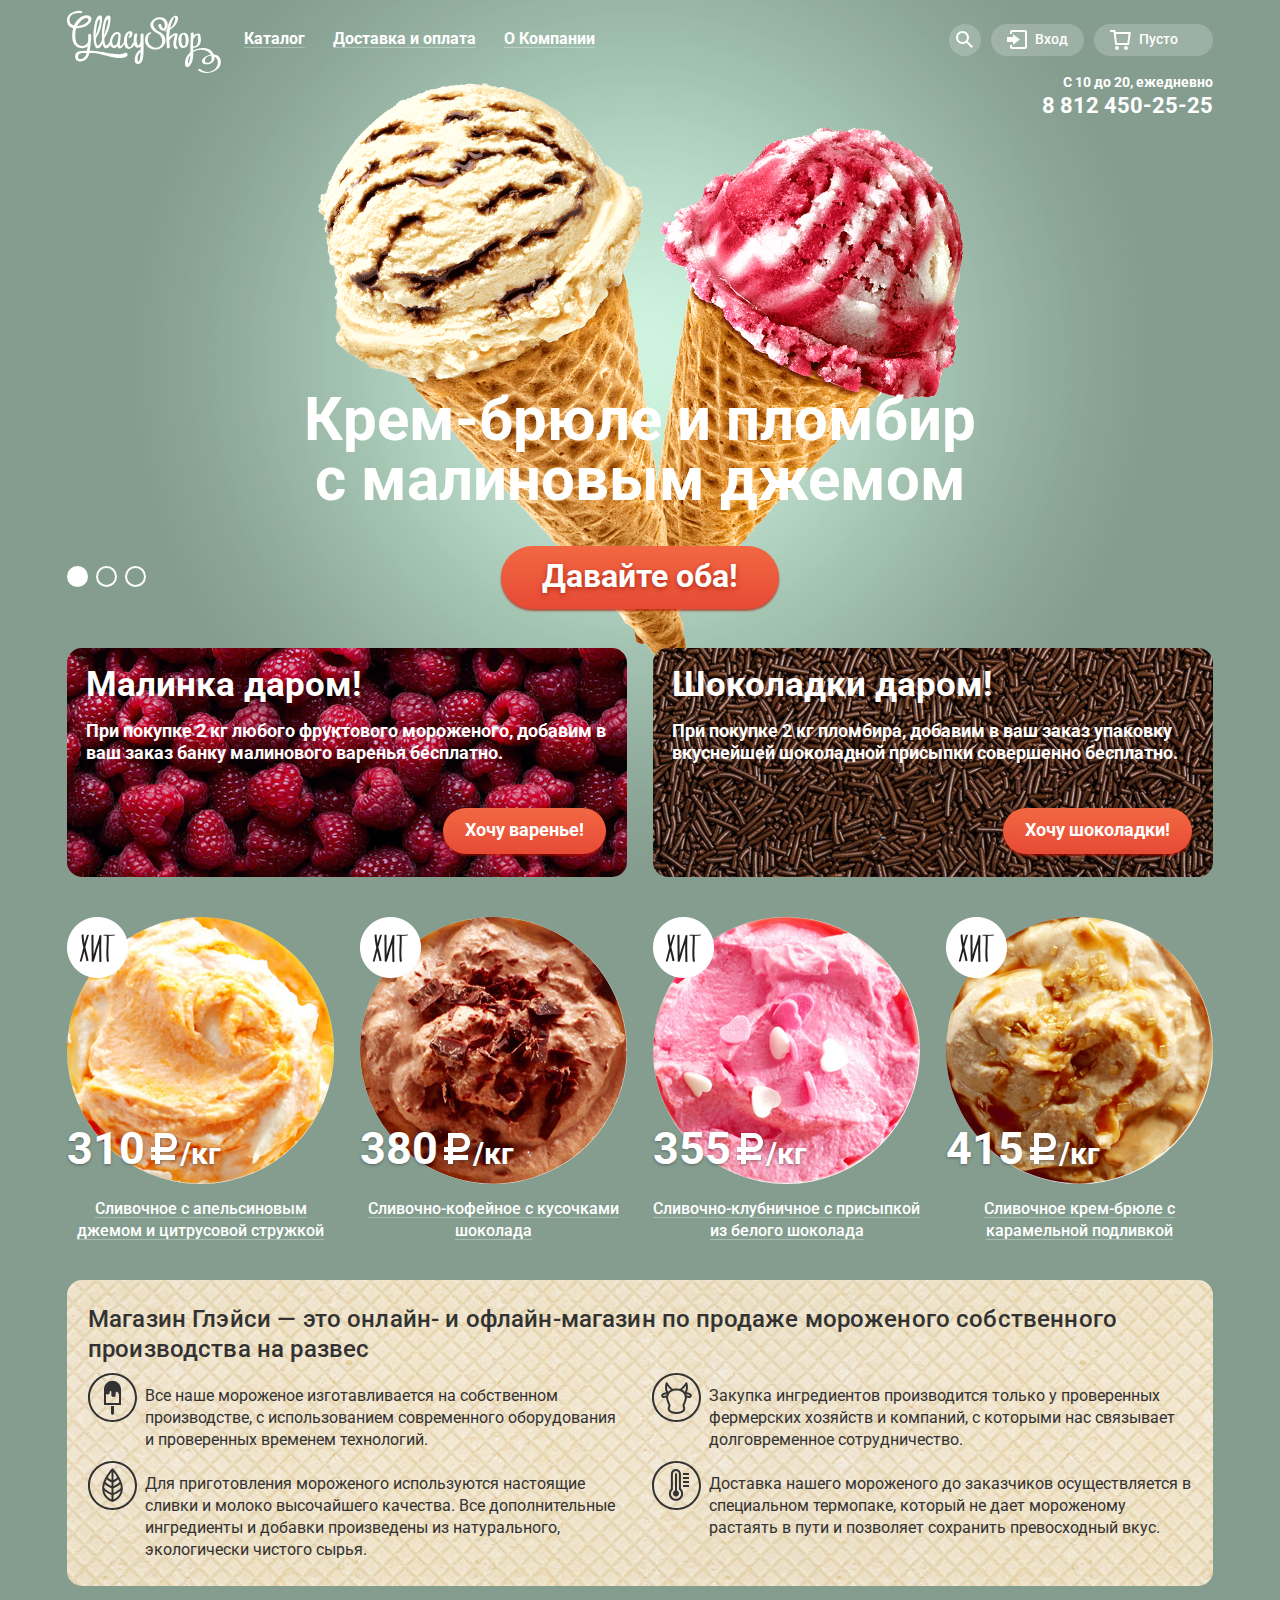
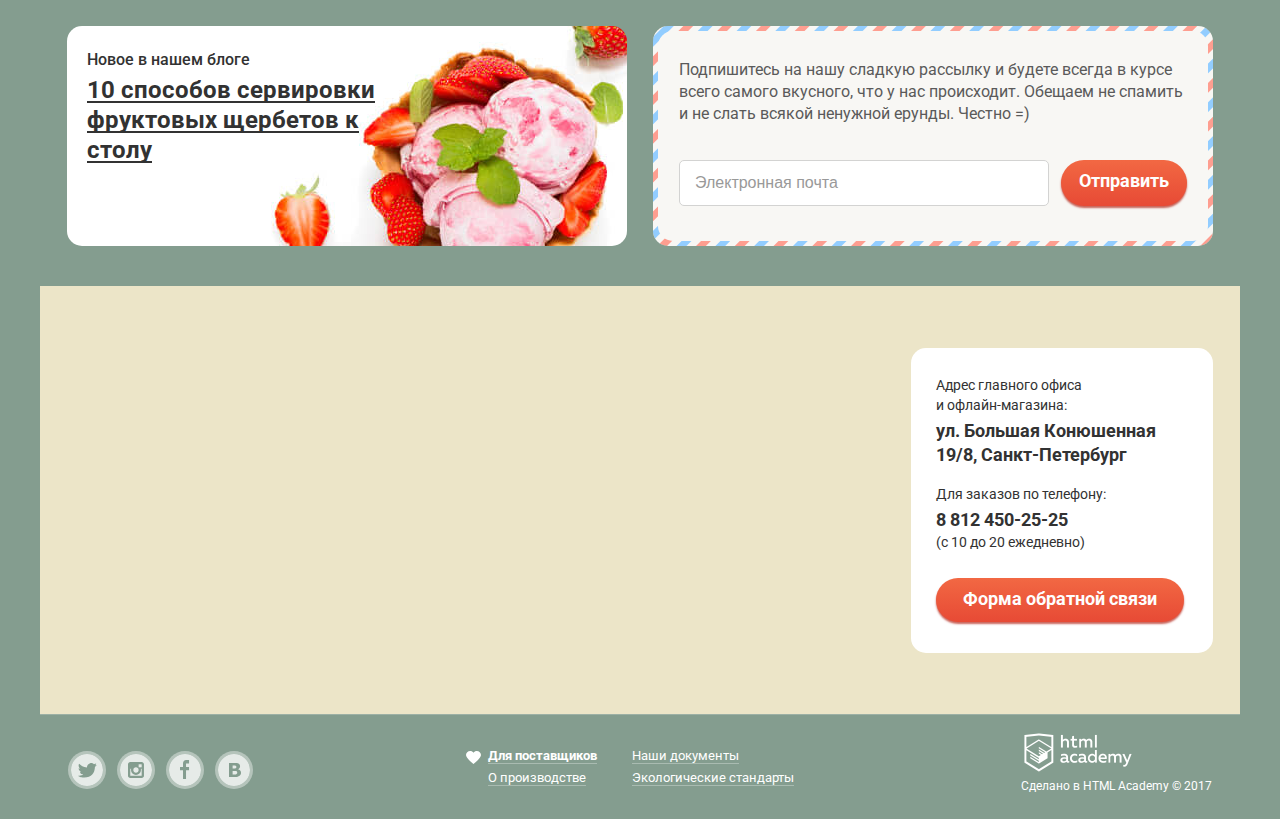
<file: index.html>
<!DOCTYPE html>
<html lang="ru">
  <head>
    <meta http-equiv="X-UA-Compatible" content="IE=edge">
    <meta charset="utf-8">
    <title>HTML Academy: Глейси</title>
    <link href="https://fonts.googleapis.com/css?family=Roboto:300,400,500,700,900&amp;subset=cyrillic" rel="stylesheet">
    <link href="css/normalize.css" rel="stylesheet">
    <link href="css/style.css" rel="stylesheet">
  </head>

  <body>

    <input class="visually-hidden slider-radio-1" type="radio" id="product-1" name="toggle" checked>
    <input class="visually-hidden slider-radio-2" type="radio" id="product-2" name="toggle">
    <input class="visually-hidden slider-radio-3" type="radio" id="product-3" name="toggle">

    <div class="site-wrapper">
      <div class="site-container">

        <header class="main-header">
          <div class="top-container">
            <p class="main-header-logo">
              <img src="img/gllacy-logo.svg" width="154" height="64" alt="Логотип GllacyShop">
            </p>
            <div class="navigation-container">
              <nav class="main-navigation">
                <ul class="site-navigation">
                  <li class="catalog">
                    <a class="header-link catalog-link" href="#">Каталог</a>
                    <ul class="modal catalog-navigation">
                      <li><a class="catalog-navigation-link novelties-link" href="#">Новинки</a></li>
                      <li><a class="catalog-navigation-link creamy-link" href="catalog.html">Сливочное</a></li>
                      <li><a class="catalog-navigation-link" href="#">Щербеты</a></li>
                      <li><a class="catalog-navigation-link" href="#">Фруктовый лед</a></li>
                      <li><a class="catalog-navigation-link" href="#">Мелорин</a></li>
                    </ul>
                  </li>
                  <li><a class="header-link" href="#">Доставка и оплата</a></li>
                  <li><a class="header-link" href="#">О Компании</a></li>
                </ul>
              </nav>
              <div class="right-navigation-container">
                <div class="search">
                  <a class="search-link right-navigation-link" href="#">
                    <span class="visually-hidden">Поиск</span>
                  </a>
                  <div class="modal search-modal">
                    <form class="form-style search-form" action="#" method="get">
                      <label class="visually-hidden" for="search">Поиск</label>
                      <input type="search" name="search" id="search" placeholder="Что ищем?">
                    </form>
                  </div>
                </div>
                <ul class="user-navigation">
                  <li>
                    <a class="sign-in-link right-navigation-link" href="#">
                      Вход
                    </a>
                    <div class="modal sign-in-modal">
                      <form class="form-style sign-in-form" action="#" method="post">
                        <label class="visually-hidden" for="user-email">Электронная почта</label>
                        <input type="email" name="email" id="user-email" placeholder="Электронная почта">
                        <label class="visually-hidden" for="user-password">Пароль</label>
                        <input type="password" name="password" id="user-password" placeholder="Пароль">
                        <button type="submit" class="button sign-in-button" name="user-sign-in">Войти</button>
                        <div class="user-help">
                          <a href="#" class="user-help-link">Забыли пароль?</a>
                          <a href="#" class="user-help-link">Новая регистрация</a>
                        </div>
                      </form>
                    </div>
                  </li>
                </ul>
                <div class="basket">
                  <a class="right-navigation-link basket-link basket-empty">Пусто</a>
                </div>
              </div>
            </div>
          </div>
          <div class="bottom-container">
            <ul class="breadcrumbs"></ul>
            <p class="info">
              <span class="info-schedule">С 10 до 20, ежедневно</span>
              <span class="info-number">8 812 450-25-25</span>
            </p>
          </div>
        </header>

        <main class="container">

          <h1 class="big-header visually-hidden">Магазин мороженого Глэйси</h1>

          <section class="slider">
            <h2 class="visually-hidden">Слайдер</h2>
            <div class="slider-controls">
                <label class="slider-label-1" for="product-1">Первый</label>
                <label class="slider-label-2" for="product-2">Второй</label>
                <label class="slider-label-3" for="product-3">Третий</label>
            </div>
            <ul class="slider-list">
              <li class="slider-item slide slider-item-1" id="slide1">
                <h3 class="slide-title">Крем-брюле и пломбир с малиновым джемом</h3>
                <a class="button slider-button" href="#">Давайте оба!</a>
              </li>
              <li class="slider-item slide slider-item-2" id="slide2">
                <h3 class="slide-title">Шоколадный пломбир и лимонный сорбет</h3>
                <a class="button slider-button" href="#">Давайте оба!</a>
              </li>
              <li class="slider-item slide slider-item-3" id="slide3">
                <h3 class="slide-title">Пломбир с помадкой и клубничный щербет</h3>
                <a class="button slider-button" href="#">Давайте оба!</a>
              </li>
            </ul>
          </section>

          <section class="shares">
            <h2 class="visually-hidden">Акции</h2>
            <ul class="shares-list">
              <li class="shares-position shares-raspberries">
                <h3 class="shares-header">Малинка даром!</h3>
                <p class="shares-text">При покупке 2 кг любого фруктового мороженого, добавим в ваш заказ банку малинового варенья бесплатно.</p>
                <a class="button shares-button" href="#">Хочу варенье!</a>
              </li>
              <li class="shares-position shares-chocolate">
                <h3 class="shares-header">Шоколадки даром!</h3>
                <p class="shares-text">При покупке 2 кг пломбира, добавим в ваш заказ упаковку вкуснейшей шоколадной присыпки совершенно бесплатно.</p>
                <a class="button shares-button" href="#">Хочу шоколадки!</a>
              </li>
            </ul>
          </section>

          <section class="index-products hits">
            <h2 class="visually-hidden">Хиты продаж</h2>
            <ul class="icecream-list">
              <li class="icecream icecream-hit">
                <h3 class="icecream-name">
                  <a href="#" class="icecream-link">
                    Сливочное с апельсиновым джемом и цитрусовой стружкой
                  </a>
                </h3>
                <div class="icecream-container hit-container">
                  <img src="img/product-01.jpg" width="267" height="267" alt="product-01">
                  <p class="price">310<span class="kg">/кг</span></p>
                </div>
                <a href="#" class="button send-button">Быстрый просмотр</a>
              </li>
              <li class="icecream icecream-hit">
                <h3 class="icecream-name">
                  <a href="#" class="icecream-link">
                    Сливочно-кофейное с кусочками шоколада
                  </a>
                </h3>
                <div class="icecream-container hit-container">
                  <img src="img/product-02.jpg" width="267" height="267" alt="product-02">
                  <p class="price">380<span class="kg">/кг</span></p>
                </div>
                <a href="#" class="button send-button">Быстрый просмотр</a>
              </li>
              <li class="icecream icecream-hit">
                <h3 class="icecream-name">
                  <a href="#" class="icecream-link">
                    Сливочно-клубничное с присыпкой из белого шоколада
                  </a>
                </h3>
                <div class="icecream-container hit-container">
                  <img src="img/product-03.jpg" width="267" height="267" alt="product-03">
                  <p class="price">355<span class="kg">/кг</span></p>
                </div>
                <a href="#" class="button send-button">Быстрый просмотр</a>
              </li>
              <li class="icecream icecream-hit">
                <h3 class="icecream-name">
                  <a href="#" class="icecream-link">
                    Сливочное крем-брюле с карамельной подливкой
                  </a>
                </h3>
                <div class="icecream-container hit-container">
                  <img src="img/product-04.jpg" width="267" height="267" alt="product-04">
                  <p class="price">415<span class="kg">/кг</span></p>
                </div>
                <a href="#" class="button send-button">Быстрый просмотр</a>
              </li>
            </ul>
          </section>

          <section class="about">
            <h2 class="visually-hidden">О нас</h2>
            <h3 class="about-header">
              Магазин Глэйси — это онлайн- и офлайн-магазин по продаже мороженого собственного
              производства на развес
            </h3>
            <ul class="about-list">
              <li class="about-paragraph about-icecream">
                Все наше мороженое изготавливается на собственном
                производстве, с использованием современного оборудования
                и проверенных временем технологий.
              </li>
              <li class="about-paragraph about-cow">
                Закупка ингредиентов  производится только у проверенных
                фермерских хозяйств и компаний, с которыми нас связывает
                долговременное сотрудничество.
              </li>
              <li class="about-paragraph about-leaf">
                Для приготовления мороженого используются настоящие
                сливки и молоко высочайшего качества. Все дополнительные
                ингредиенты и добавки произведены из натурального,
                экологически чистого сырья.
              </li>
              <li class="about-paragraph about-thermometer">
                Доставка нашего мороженого до заказчиков осуществляется
                в специальном термопаке, который не дает мороженому
                растаять в пути и позволяет сохранить превосходный вкус.
              </li>
            </ul>
          </section>

          <div class="main-wrapper">
            <article class="blog">
              <h2 class="blog-header">Новое в нашем блоге</h2>
              <h3 class="blog-state-header">
                <a class="blog-state-link" href="">
                10 способов сервировки
                фруктовых щербетов к
                столу
                </a>
              </h3>
            </article>

            <section class="dispatch">
              <div class="add-background">
                <h2 class="visually-hidden">Подписка на рассылку</h2>
                <p class="dispatch-text">
                  Подпишитесь на нашу сладкую рассылку и будете всегда в курсе
                  всего самого вкусного, что у нас происходит. Обещаем не спамить
                  и не слать всякой ненужной ерунды. Честно =)
                </p>
                <form class="form-style dispatch-form" action="#" method="post">
                  <label class="visually-hidden" for="dispatch-email">Электронная почта</label>
                  <input type="email" name="dispatch-email" id="dispatch-email" placeholder="Электронная почта">
                  <button class="button dispatch-button">Отправить</button>
                </form>
              </div>
            </section>
          </div>

          <section class="map">
            <h2 class="visually-hidden">Карта</h2>
            <div class="map-input">
              <iframe src="https://yandex.ru/map-widget/v1/-/CBa0J0CATD" width="1200" height="428"></iframe>
              <img src="img/map.png" width="1200" height="430" alt="Карта">
            </div>
            <div class="feedback">
              <h3 class="visually-hidden">Обратная связь</h3>
              <div class="feedback-text">
                <p class="feedback-adress">
                  Адрес главного офиса<br>
                  и офлайн-магазина:<br>
                  <span class="feedback-bold">
                  ул. Большая Конюшенная
                  19/8, Санкт-Петербург<br>
                  </span>
                </p>
                <p class="feedback-number">
                  Для заказов по телефону:<br>
                  <span class="feedback-bold">
                  8 812 450-25-25
                  </span><br>
                  (с 10 до 20 ежедневно)
                </p>
              </div>
              <a class="button feedback-button">Форма обратной связи</a>
            </div>
          </section>

        </main>

        <footer class="main-footer">
          <div class="left-footer-container">
            <div class="footer-social">
              <ul class="social-list">
                <li>
                  <a class="social-button twitter" href="#">
                    <span class="visually-hidden">Твиттер</span>
                  </a>
                </li>
                <li>
                  <a class="social-button instagram" href="#">
                    <span class="visually-hidden">Инстаграм</span>
                  </a>
                </li>
                <li>
                  <a class="social-button facebook" href="#">
                    <span class="visually-hidden">Фейсбук</span>
                  </a>
                </li>
                <li>
                  <a class="social-button vkontakte" href="#">
                    <span class="visually-hidden">Вконтакте</span>
                  </a>
                </li>
              </ul>
            </div>
            <nav class="footer-navigation">
              <ul class="footer-navigation-list">
                <li>
                  <a class="footer-navigation-link footer-bold" href="#">Для поставщиков</a>
                  <a class="footer-navigation-link" href="#">О производстве</a>
                </li>
                <li>
                  <a class="footer-navigation-link" href="#">Наши документы</a>
                  <a class="footer-navigation-link" href="#">Экологические стандарты</a>
                </li>
              </ul>
            </nav>
          </div>
          <div class="footer-copyright">
            <a class="footer-logo-link" href="https://htmlacademy.ru/intensive/htmlcss">
              <img src="img/htmlacademy-logo.png" width="108" height="39" alt="Логотип htmlacademy">
            </a>
            <p>Сделано в <a class="footer-copyright-link" href="https://htmlacademy.ru/intensive/htmlcss">HTML Academy</a> © 2017</p>
          </div>
        </footer>

        <div class="modal feedback-modal-wrapper">
          <section class="feedback-modal">
            <h2 class="visually-hidden">Форма обратной связи</h2>
            <h3 class="feedback-modal-header">Мы обязательно вам ответим!</h3>
            <button class="modal-close"></button>
            <form class="form-style feedback-form" action="#" method="post">
              <label class="visually-hidden" for="feedback-name">Имя</label>
              <input class="feedback-name" type="text" name="name" id="feedback-name" placeholder="Как вас зовут?">
              <label class="visually-hidden" for="feedback-email">Электронная почта</label>
              <input class="feedback-email" type="email" name="email" id="feedback-email" placeholder="Ваша почта для ответа?">
              <textarea class="feedback-textarea" rows="6" cols="40" placeholder="Напишите что нибудь..."></textarea>
              <button class="button feedback-modal-button" type="submit" name="feedback">
                Отправить
              </button>
            </form>
          </section>
        </div>

      </div>
    </div>

    <script src="js/pop-up.js"></script>

  </body>
</html>
</file>
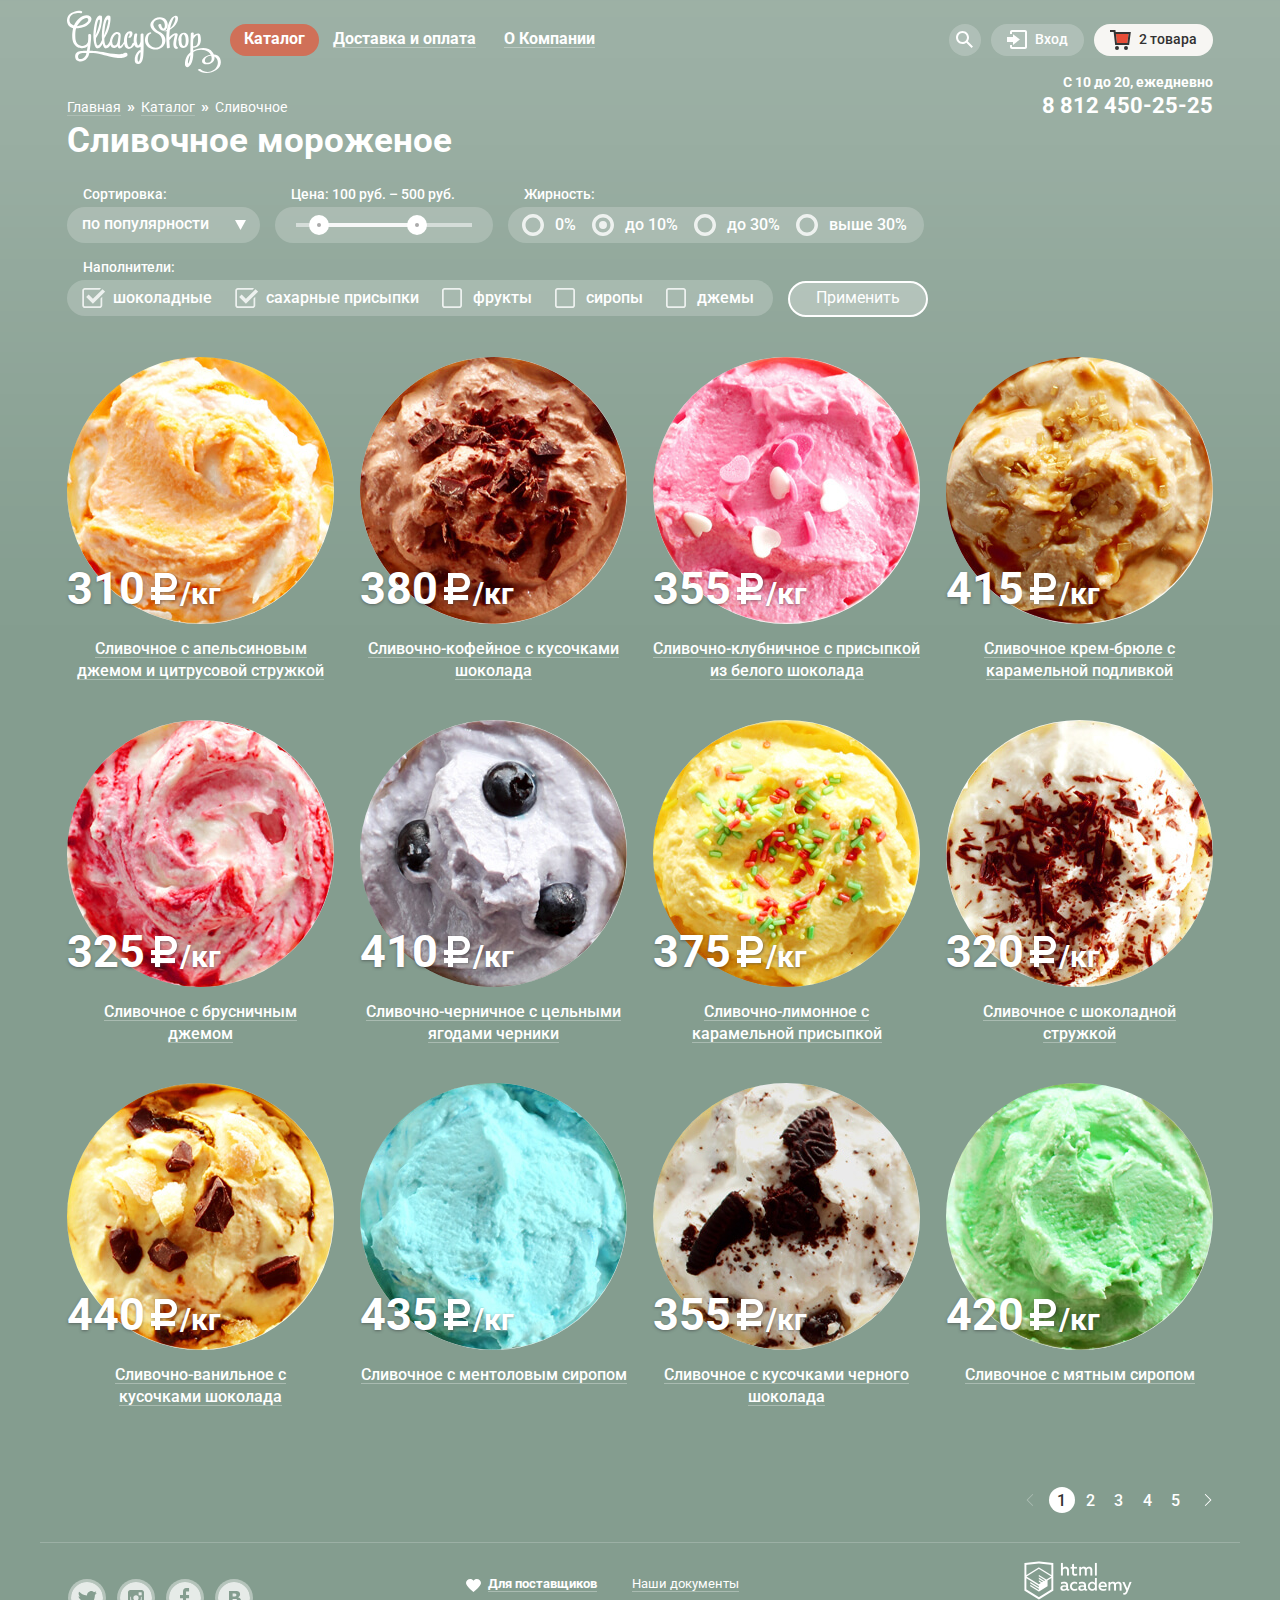
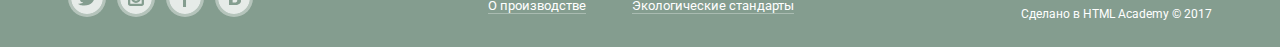
<file: catalog.html>
<!DOCTYPE html>
<html lang="ru">
  <head>
    <meta charset="utf-8">
    <title>HTML Academy: Глейси</title>
    <link href="https://fonts.googleapis.com/css?family=Roboto:300,400,500,700,900&amp;subset=cyrillic" rel="stylesheet">
    <link href="css/normalize.css" rel="stylesheet">
    <link href="css/style.css" rel="stylesheet">
  </head>

  <body>

  <div class="catalog-page-wrapper">
    <div class="site-container">

      <header class="main-header">
        <div class="top-container">
          <p class="main-header-logo">
            <a href="index.html">
              <img src="img/gllacy-logo.svg" width="154" height="64" alt="Логотип GllacyShop">
            </a>
          </p>
          <div class="navigation-container">
            <nav class="main-navigation">
              <ul class="site-navigation">
                <li class="catalog">
                  <a class="header-link catalog-link current-link" href="#">Каталог</a>
                  <ul class="modal catalog-navigation">
                    <li><a class="catalog-navigation-link novelties-link" href="#">Новинки</a></li>
                    <li><a class="catalog-navigation-link creamy-link current-link" href="catalog.html">Сливочное</a></li>
                    <li><a class="catalog-navigation-link" href="#">Щербеты</a></li>
                    <li><a class="catalog-navigation-link" href="#">Фруктовый лед</a></li>
                    <li><a class="catalog-navigation-link" href="#">Мелорин</a></li>
                  </ul>
                </li>
                <li><a class="header-link" href="#">Доставка и оплата</a></li>
                <li><a class="header-link" href="#">О Компании</a></li>
              </ul>
            </nav>
            <div class="right-navigation-container">
              <div class="search">
                <a class="right-navigation-link search-link" href="#">
                  <span class="visually-hidden">Поиск</span>
                </a>
                <div class="modal search-modal">
                  <form class="form-style search-form" action="#" method="get">
                    <label class="visually-hidden" for="search">Поиск</label>
                    <input type="search" name="search" id="search" placeholder="Что ищем?">
                  </form>
                </div>
              </div>
              <ul class="user-navigation">
                <li>
                  <a class="right-navigation-link sign-in-link" href="#">
                    Вход
                  </a>
                  <div class="modal sign-in-modal">
                    <form class="form-style sign-in-form" action="#" method="post">
                      <label class="visually-hidden" for="user-email">Электронная почта</label>
                      <input type="email" name="email" id="user-email" placeholder="Электронная почта">
                      <label class="visually-hidden" for="user-password">Пароль</label>
                      <input type="password" name="password" id="user-password" placeholder="Пароль">
                      <button type="submit" class="button sign-in-button" name="user-sign-in">Войти</button>
                      <div class="user-help">
                        <a href="#" class="user-help-link">Забыли пароль?</a>
                        <a href="#" class="user-help-link">Новая регистрация</a>
                      </div>
                    </form>
                  </div>
                </li>
              </ul>
              <div class="basket">
                <a class="right-navigation-link basket-link basket-full" href="#">2 товара</a>
                <div class="modal basket-list">
                  <table class="basket-table">
                    <tr class="basket-position">
                      <td class="basket-delete">
                        <button class="basket-delete-button">
                          <span class="visually-hidden">Удалить</span>
                        </button>
                      </td>
                      <td class="basket-image">
                        <img src="img/icecream-1.jpg" width="33" height="33" alt="icecream-1">
                      </td>
                      <td class="basket-product">
                        <p class="basket-product-paragraph">Пломбир с апельсиновым джемом</p>
                      </td>
                      <td class="basket-amount">
                        <p class="basket-amount-paragraph">1,5 кг х <span class="basket-amount-r">200 руб.</span></p>
                      </td>
                      <td class="basket-price">
                        <p class="basket-price-paragraph">300 руб.</p>
                      </td>
                    </tr>
                    <tr class="basket-position">
                      <td class="basket-delete">
                        <button class="basket-delete-button">
                          <span class="visually-hidden">Удалить</span>
                        </button>
                      </td>
                      <td class="basket-image">
                        <img src="img/icecream-2.jpg" width="33" height="33" alt="icecream-2">
                      </td>
                      <td class="basket-product">
                        <p class="basket-product-paragraph">Клубничный пломбир с присыпкой из белого шоколада</p>
                      </td>
                      <td class="basket-amount">
                        <p class="basket-amount-paragraph">1,5 кг х <span class="basket-amount-r">300 руб.</span></p>
                      </td>
                      <td class="basket-price">
                        <p class="basket-price-paragraph">450 руб.</p>
                      </td>
                    </tr>
                  </table>
                  <div class="total">
                    <p class="total-paragraph">Итого: 750 руб.</p>
                  </div>
                  <a class="button basket-button" href="#">Оформить заказ</a>
                </div>
              </div>
            </div>
          </div>
        </div>
        <div class="bottom-container">
          <ul class="breadcrumbs">
            <li><a class="breadcrumbs-link" href="index.html">Главная</a></li>
            <li><a class="breadcrumbs-link" href="catalog.html">Каталог</a></li>
            <li>Сливочное</li>
          </ul>
          <p class="info">
            <span class="info-schedule">С 10 до 20, ежедневно</span>
            <span class="info-number">8 812 450-25-25</span>
          </p>
        </div>
      </header>

      <main class="container">

        <h1 class="big-header">Сливочное мороженое</h1>

        <section class="filters">
          <h2 class="visually-hidden">Фильтр товаров</h2>
          <form class="filters-form" action="#" method="get">

            <fieldset class="form-sort">
              <legend>Сортировка:</legend>
              <select class="filter-style" name="sort" id="sort">
                <option selected>по популярности</option>
                <option>сначала недорогие</option>
                <option>сначала дорогие</option>
                <option>по жирности</option>
              </select>
            </fieldset>

            <fieldset class="form-price">
              <legend>Цена: 100 руб. &ndash; 500 руб.</legend>
              <div class="filter-style filter-range">
                <div class="range">
                  <div class="range-section">
                    <div class="range-marker min" tabindex="0"></div>
                    <div class="range-marker max" tabindex="0"></div>
                  </div>
                </div>
              </div>
            </fieldset>

            <fieldset class="form-fat">
              <legend>Жирность:</legend>
              <div class="filter-style filter-fat">
                <label class="fat-label fat-0">
                  <input class="visually-hidden fat-radio" type="radio" name="fat-content" id="fat-0" value="a">
                  <span class="radio-indicator" ></span>
                  0%
                </label>
                <label class="fat-label fat-10">
                  <input class="visually-hidden fat-radio" type="radio" name="fat-content" id="fat-10" value="b" checked>
                  <span class="radio-indicator"></span>
                  до 10%
                </label>
                <label class="fat-label fat-30">
                  <input class="visually-hidden fat-radio" type="radio" name="fat-content" id="fat-30" value="c">
                  <span class="radio-indicator"></span>
                  до 30%
                </label>
                <label class="fat-label fat-over-30">
                  <input class="visually-hidden fat-radio" type="radio" name="fat-content" id="fat-over-30" value="d">
                  <span class="radio-indicator"></span>
                  выше 30%
                </label>
              </div>
            </fieldset>

            <fieldset class="form-fillers">
              <legend>Наполнители:</legend>
              <div class="filter-style filter-fillers">
                <label class="filler-label choco">
                  <input class="visually-hidden filler-checkbox" type="checkbox" name="choco" id="choco" checked>
                  <span class="checkbox-indicator"></span>
                  шоколадные
                </label>
                <label class="filler-label sugar">
                  <input class="visually-hidden filler-checkbox" type="checkbox" name="sugar" id="sugar" checked>
                  <span class="checkbox-indicator"></span>
                  сахарные присыпки
                </label>
                <label class="filler-label frut">
                  <input class="visually-hidden filler-checkbox" type="checkbox" name="frut" id="frut">
                  <span class="checkbox-indicator"></span>
                  фрукты
                </label>
                <label class="filler-label syrup">
                  <input class="visually-hidden filler-checkbox" type="checkbox" name="syrup" id="syrup">
                  <span class="checkbox-indicator"></span>
                  сиропы
                </label>
                <label class="filler-label jam">
                  <input class="visually-hidden filler-checkbox" type="checkbox" name="jam" id="jam">
                  <span class="checkbox-indicator"></span>
                  джемы
                </label>
              </div>
            </fieldset>

            <button class="filter-button" type="submit">
              Применить
            </button>

          </form>
        </section>

        <section class="products">
          <h2 class="visually-hidden">Список товаров</h2>
          <ul class="icecream-list icecream-catalog-list">

            <li class="icecream">
              <h3 class="icecream-name">
                <a href="#" class="icecream-link">
                  Сливочное с апельсиновым джемом и цитрусовой стружкой
                </a>
              </h3>
              <div class="icecream-container">
                <img src="img/product-01.jpg" width="267" height="267" alt="product-01">
                <p class="price">310<span class="kg">/кг</span></p>
              </div>
              <a href="#" class="button send-button">Быстрый просмотр</a>
            </li>

            <li class="icecream">
              <h3 class="icecream-name">
                <a href="#" class="icecream-link">
                  Сливочно-кофейное с кусочками шоколада
                </a>
              </h3>
              <div class="icecream-container">
                <img src="img/product-02.jpg" width="267" height="267" alt="product-02">
                <p class="price">380<span class="kg">/кг</span></p>
              </div>
              <a href="#" class="button send-button">Быстрый просмотр</a>
            </li>

            <li class="icecream">
              <h3 class="icecream-name">
                <a href="#" class="icecream-link">
                  Сливочно-клубничное с присыпкой из белого шоколада
                </a>
              </h3>
              <div class="icecream-container">
                <img src="img/product-03.jpg" width="267" height="267" alt="product-03">
                <p class="price">355<span class="kg">/кг</span></p>
              </div>
              <a href="#" class="button send-button">Быстрый просмотр</a>
            </li>

            <li class="icecream">
              <h3 class="icecream-name">
                <a href="#" class="icecream-link">
                  Сливочное крем-брюле с карамельной подливкой
                </a>
              </h3>
              <div class="icecream-container">
                <img src="img/product-04.jpg" width="267" height="267" alt="product-04">
                <p class="price">415<span class="kg">/кг</span></p>
              </div>
              <a href="#" class="button send-button">Быстрый просмотр</a>
            </li>

            <li class="icecream">
              <h3 class="icecream-name">
                <a href="#" class="icecream-link">
                  Сливочное с брусничным<br> джемом
                </a>
              </h3>
              <div class="icecream-container">
                <img src="img/product-05.jpg" width="267" height="267" alt="product-05">
                <p class="price">325<span class="kg">/кг</span></p>
              </div>
              <a href="#" class="button send-button">Быстрый просмотр</a>
            </li>

            <li class="icecream">
              <h3 class="icecream-name">
                <a href="#" class="icecream-link">
                  Сливочно-черничное с цельными ягодами черники
                </a>
              </h3>
              <div class="icecream-container">
                <img src="img/product-06.jpg" width="267" height="267" alt="product-06">
                <p class="price">410<span class="kg">/кг</span></p>
              </div>
              <a href="#" class="button send-button">Быстрый просмотр</a>
            </li>

            <li class="icecream">
              <h3 class="icecream-name">
                <a href="#" class="icecream-link">
                  Сливочно-лимонное с карамельной присыпкой
                </a>
              </h3>
              <div class="icecream-container">
                <img src="img/product-07.jpg" width="267" height="267" alt="product-07">
                <p class="price">375<span class="kg">/кг</span></p>
              </div>
              <a href="#" class="button send-button">Быстрый просмотр</a>
            </li>

            <li class="icecream">
              <h3 class="icecream-name">
                <a href="#" class="icecream-link">
                  Сливочное с шоколадной стружкой
                </a>
              </h3>
              <div class="icecream-container">
                <img src="img/product-08.jpg" width="267" height="267" alt="product-08">
                <p class="price">320<span class="kg">/кг</span></p>
              </div>
              <a href="#" class="button send-button">Быстрый просмотр</a>
            </li>

            <li class="icecream">
              <h3 class="icecream-name">
                <a href="#" class="icecream-link">
                  Сливочно-ванильное с<br> кусочками шоколада
                </a>
              </h3>
              <div class="icecream-container">
                <img src="img/product-09.jpg" width="267" height="267" alt="product-09">
                <p class="price">440<span class="kg">/кг</span></p>
              </div>
              <a href="#" class="button send-button">Быстрый просмотр</a>
            </li>

            <li class="icecream">
              <h3 class="icecream-name">
                <a href="#" class="icecream-link">
                  Сливочноe с ментоловым сиропом
                </a>
              </h3>
              <div class="icecream-container">
                <img src="img/product-10.jpg" width="267" height="267" alt="product-10">
                <p class="price">435<span class="kg">/кг</span></p>
              </div>
              <a href="#" class="button send-button">Быстрый просмотр</a>
            </li>

            <li class="icecream">
              <h3 class="icecream-name">
                <a href="#" class="icecream-link">
                  Сливочное с кусочками черного шоколада
                </a>
              </h3>
              <div class="icecream-container">
                <img src="img/product-11.jpg" width="267" height="267" alt="product-11">
                <p class="price">355<span class="kg">/кг</span></p>
              </div>
              <a href="#" class="button send-button">Быстрый просмотр</a>
            </li>

            <li class="icecream">
              <h3 class="icecream-name">
                <a href="#" class="icecream-link">
                  Сливочное с мятным сиропом
                </a>
              </h3>
              <div class="icecream-container">
                <img src="img/product-12.jpg" width="267" height="267" alt="product-12">
                <p class="price">420<span class="kg">/кг</span></p>
              </div>
              <a href="#" class="button send-button">Быстрый просмотр</a>
            </li>
          </ul>

          <div class="pagination-wrapper">
            <ul class="pagination-list">
              <li><a class="pagination-button back"><span class="visually-hidden">Назад</span></a></li>
              <li class="pagination-item pagination-item-current"><a href="#">1</a></li>
              <li class="pagination-item"><a href="#">2</a></li>
              <li class="pagination-item"><a href="#">3</a></li>
              <li class="pagination-item"><a href="#">4</a></li>
              <li class="pagination-item"><a href="#">5</a></li>
              <li><a class="pagination-button next" href="#"><span class="visually-hidden">Вперед</span></a></li>
            </ul>
          </div>
        </section>

      </main>

      <footer class="main-footer">
        <div class="left-footer-container">
          <div class="footer-social">
            <ul class="social-list">
              <li>
                <a class="social-button twitter" href="#">
                  <span class="visually-hidden">Твиттер</span>
                </a>
              </li>
              <li>
                <a class="social-button instagram" href="#">
                  <span class="visually-hidden">Инстаграм</span>
                </a>
              </li>
              <li>
                <a class="social-button facebook" href="#">
                  <span class="visually-hidden">Фейсбук</span>
                </a>
              </li>
              <li>
                <a class="social-button vkontakte" href="#">
                  <span class="visually-hidden">Вконтакте</span>
                </a>
              </li>
            </ul>
          </div>
          <nav class="footer-navigation">
          <ul class="footer-navigation-list">
            <li>
              <a class="footer-navigation-link footer-bold" href="#">Для поставщиков</a>
              <a class="footer-navigation-link" href="#">О производстве</a>
            </li>
            <li>
              <a class="footer-navigation-link" href="#">Наши документы</a>
              <a class="footer-navigation-link" href="#">Экологические стандарты</a>
            </li>
          </ul>
        </nav>
        </div>
        <div class="footer-copyright">
          <a class="footer-logo-link" href="https://htmlacademy.ru/intensive/htmlcss">
            <img src="img/htmlacademy-logo.png" width="108" height="39" alt="Логотип htmlacademy">
          </a>
          <p>Сделано в <a class="footer-copyright-link" href="https://htmlacademy.ru/intensive/htmlcss">HTML Academy</a> © 2017</p>
        </div>
      </footer>
    </div>
  </div>

  <script src="js/pop-up.js"></script>

  </body>
</html>
</file>
<file: css/style.css>
@-webkit-keyframes bounce{0%{-webkit-transform:translateY(-2000px);transform:translateY(-2000px)}70%{-webkit-transform:translateY(30px);transform:translateY(30px)}90%{-webkit-transform:translateY(-10px);transform:translateY(-10px)}to{-webkit-transform:translateY(0);transform:translateY(0)}}@keyframes bounce{0%{-webkit-transform:translateY(-100px);transform:translateY(-100px)}70%{-webkit-transform:translateY(20px);transform:translateY(20px)}90%{-webkit-transform:translateY(-10px);transform:translateY(-10px)}to{-webkit-transform:translateY(0);transform:translateY(0)}}@-webkit-keyframes shake{0%,to{-webkit-transform:translateX(0);transform:translateX(0)}10%,30%,50%,70%,90%{-webkit-transform:translateX(-10px);transform:translateX(-10px)}20%,40%,60%,80%{-webkit-transform:translateX(10px);transform:translateX(10px)}}@keyframes shake{0%,to{-webkit-transform:translateX(0);transform:translateX(0)}10%,30%,50%,70%,90%{-webkit-transform:translateX(-10px);transform:translateX(-10px)}20%,40%,60%,80%{-webkit-transform:translateX(10px);transform:translateX(10px)}}body{margin:0;padding:0;font-family:"Roboto","Arial",sans-serif;font-size:16px;line-height:18px;font-weight:700;color:#fff}a{text-decoration:none}.big-header{margin:0 0 25px;font-size:35px;font-weight:700;line-height:41px}.site-wrapper{background-image:url(../img/icecream-slider-1.png);background-color:#849d8f;background-repeat:no-repeat;background-position:top center;-webkit-transition:background-image .5s ease,background-color .5s ease;-o-transition:background-image .5s ease,background-color .5s ease;transition:background-image .5s ease,background-color .5s ease}.site-wrapper::after,.site-wrapper::before{content:"";visibility:hidden}.site-wrapper::before{background-image:url(../img/icecream-slider-2.png)}.site-wrapper::after{background-image:url(../img/icecream-slider-3.png)}.site-container{width:1200px;margin:0 auto}.catalog-page-wrapper{background-color:#849d8f;background-image:url(../img/light.png);background-repeat:repeat-x}.visually-hidden:not(:focus):not(:active),input[type=checkbox].visually-hidden,input[type=radio].visually-hidden{position:absolute;width:1px;height:1px;margin:-1px;border:0;padding:0;white-space:nowrap;-webkit-clip-path:inset(100%);clip-path:inset(100%);clip:rect(0 0 0 0);overflow:hidden}.modal{display:none}.modal-show{display:block;-webkit-animation:bounce .6s;animation:bounce .6s}.modal-error{-webkit-animation:shake .6s;animation:shake .6s}.button{display:inline-block;padding:0;font:inherit;font-weight:700;font-size:18px;line-height:24px;vertical-align:top;color:#fefefe;background-color:#e84d37;background-image:-webkit-gradient(linear,left bottom,left top,from(#e74a35),to(#f26843));background-image:-webkit-linear-gradient(bottom,#e74a35 0%,#f26843 100%);background-image:-o-linear-gradient(bottom,#e74a35 0%,#f26843 100%);background-image:linear-gradient(0deg,#e74a35 0%,#f26843 100%);-webkit-box-shadow:0 2px 2px 0 rgba(172,16,0,.64);box-shadow:0 2px 2px 0 rgba(172,16,0,.64);border:0;border-radius:25px;cursor:pointer}.button:focus,.button:hover{background-color:#f38367;background-image:none}.button:active{background-image:-webkit-gradient(linear,left top,right top,from(#f26843),to(#e74a35));background-image:-webkit-linear-gradient(left,#f26843 0%,#e74a35 100%);background-image:-o-linear-gradient(left,#f26843 0%,#e74a35 100%);background-image:linear-gradient(90deg,#f26843 0%,#e74a35 100%);-webkit-box-shadow:inset 0 2px 2px 0 rgba(148,39,24,.64);box-shadow:inset 0 2px 2px 0 rgba(148,39,24,.64)}.form-style input,.form-style textarea{padding:10px 15px;font-size:16px;font-weight:700;line-height:24px;color:#323232;background-color:#fff;border:1px solid #d3d3d2;border-radius:5px}.form-style input:hover,.form-style textarea:hover{padding:9px 14px;border-width:2px}.form-style input:focus,.form-style textarea:focus{padding:9px 14px;border:2px solid #8fbdec;outline:0}.form-style input::-webkit-input-placeholder,.form-style textarea::-webkit-input-placeholder{font-size:16px;font-weight:400;line-height:24px;color:#999}.form-style input:-ms-input-placeholder,.form-style input::-ms-input-placeholder,.form-style textarea:-ms-input-placeholder,.form-style textarea::-ms-input-placeholder{font-size:16px;font-weight:400;line-height:24px;color:#999}.form-style input::placeholder,.form-style textarea::placeholder{font-size:16px;font-weight:400;line-height:24px;color:#999}.form-style input:focus::-webkit-input-placeholder,.form-style textarea:focus::-webkit-input-placeholder{color:transparent}.form-style input:focus:-ms-input-placeholder,.form-style input:focus::-ms-input-placeholder,.form-style textarea:focus:-ms-input-placeholder,.form-style textarea:focus::-ms-input-placeholder{color:transparent}.form-style input:focus::placeholder,.form-style textarea:focus::placeholder{color:transparent}.main-header,.top-container{display:-webkit-box;display:-ms-flexbox;display:flex;-webkit-box-pack:justify;-ms-flex-pack:justify;justify-content:space-between}.main-header{-webkit-box-orient:vertical;-webkit-box-direction:normal;-ms-flex-direction:column;flex-direction:column;margin-bottom:2px;padding:10px 27px 0}.top-container{-webkit-box-align:start;-ms-flex-align:start;align-items:flex-start;-webkit-box-flex:1;-ms-flex-positive:1;flex-grow:1;padding:0}.main-header-logo{width:154px;height:64px;margin:0 9px 0 0}.navigation-container{display:-webkit-box;display:-ms-flexbox;display:flex;-webkit-box-pack:justify;-ms-flex-pack:justify;justify-content:space-between;-webkit-box-align:start;-ms-flex-align:start;align-items:flex-start;-webkit-box-flex:1;-ms-flex-positive:1;flex-grow:1;padding:14px 0 0}.main-navigation{padding:0}.site-navigation{position:relative;display:-webkit-box;display:-ms-flexbox;display:flex;-ms-flex-wrap:wrap;flex-wrap:wrap;margin:0;padding:0;list-style:none}.header-link{display:inline-block;margin:6px 14px 0;font-weight:700;vertical-align:top;color:#fff;background-image:-webkit-gradient(linear,left top,left bottom,color-stop(100%,rgba(255,255,255,.3)),to(transparent));background-image:-webkit-linear-gradient(top,rgba(255,255,255,.3) 100%,transparent 100%);background-image:-o-linear-gradient(top,rgba(255,255,255,.3) 100%,transparent 100%);background-image:linear-gradient(to bottom,rgba(255,255,255,.3) 100%,transparent 100%);background-position:0 17px;background-repeat:repeat-x;background-size:1px 1px}.catalog-link-hover,.header-link:focus,.header-link:hover{margin:0;padding:6px 14px 8px;color:#323232;background-color:#fff;background-image:none;border-radius:25px}.header-link:active{padding:6px 14px 8px;-webkit-box-shadow:inset 0 2px 1px 0 rgba(105,105,105,.6);box-shadow:inset 0 2px 1px 0 rgba(105,105,105,.6)}.catalog-navigation{position:absolute;top:38px;left:-5px;z-index:10;-webkit-box-sizing:border-box;box-sizing:border-box;width:143px;padding:6px 0 3px;background-color:#f8f7f4;background-image:url(../img/separator.png);background-repeat:no-repeat;background-position:50% 38px;border-radius:5px;-webkit-box-shadow:0 20px 20px 0 rgba(0,0,0,.4);box-shadow:0 20px 20px 0 rgba(0,0,0,.4);list-style:none}.catalog-navigation li{display:-webkit-box;display:-ms-flexbox;display:flex;-webkit-box-pack:start;-ms-flex-pack:start;justify-content:flex-start;margin:0 0 3px}.catalog-navigation-link{-webkit-box-flex:1;-ms-flex-positive:1;flex-grow:1;padding:4px 0 8px 21px;font-size:14px;font-weight:400;line-height:16px;color:#323232}.catalog-navigation-link:hover{background-color:#fbded7}.catalog-navigation-link:active{background-color:#f6b5a5}.novelties-link{margin:0 0 10px;font-weight:700}.current-link{color:#fff}.current-link:hover{color:#323232}.catalog>.current-link{margin:0;padding:6px 14px 8px;background-image:none;border-radius:25px}.catalog-current,.current,.current-link{background-color:#d07058}.right-navigation-container{display:-webkit-box;display:-ms-flexbox;display:flex;-webkit-box-align:end;-ms-flex-align:end;align-items:flex-end;padding:0}.right-navigation-link{background-color:rgba(255,255,255,.2)}.search{position:relative}.search-link{display:block;width:32px;height:32px;margin:0 10px 0 0;border-radius:50%}.search-form,.search-link-hover,.search-link:hover{background-color:#f8f7f4}.search-link-hover::before,.search-link::before,.search-link:hover::before{content:"";position:absolute;left:7px;top:7px;width:17px;height:17px;background-image:url(../img/loupe.svg);background-repeat:no-repeat;background-position:center center}.search-link-hover::before,.search-link:hover::before{background-image:url(../img/loupe-black.svg)}.search-form{position:absolute;top:36px;right:10px;display:-webkit-box;display:-ms-flexbox;display:flex;-webkit-box-sizing:border-box;box-sizing:border-box;width:341px;padding:20px 15px;border-radius:6px;-webkit-box-shadow:0 20px 20px 0 rgba(0,0,0,.4);box-shadow:0 20px 20px 0 rgba(0,0,0,.4)}.search-form input,.sign-in-form input{-webkit-box-flex:1;-ms-flex-positive:1;flex-grow:1}.user-navigation{position:relative;margin:0;padding:0;list-style:none}.sign-in-link{display:inline-block;margin:0 10px 0 0;padding:7px 16px 9px 44px;font-size:14px;font-weight:500;line-height:16px;vertical-align:top;color:#fff;border-radius:25px}.sign-in-link-hover,.sign-in-link:hover{color:#323232;background-color:#f8f7f4}.sign-in-link-hover::before,.sign-in-link::before,.sign-in-link:hover::before{content:"";position:absolute;top:6px;left:16px;width:21px;height:19px;background-image:url(../img/sign-in.svg);background-repeat:no-repeat}.sign-in-link-hover::before,.sign-in-link:hover::before{width:20px;background-image:url(../img/sign-in-black.svg)}.sign-in-form{position:absolute;top:36px;right:10px;z-index:10;display:-webkit-box;display:-ms-flexbox;display:flex;-webkit-box-pack:justify;-ms-flex-pack:justify;justify-content:space-between;-webkit-box-align:start;-ms-flex-align:start;align-items:flex-start;-ms-flex-wrap:wrap;flex-wrap:wrap;-webkit-box-sizing:border-box;box-sizing:border-box;width:277px;padding:20px 18px;background-color:#f8f7f4;border-radius:6px;-webkit-box-shadow:0 20px 20px 0 rgba(0,0,0,.4);box-shadow:0 20px 20px 0 rgba(0,0,0,.4)}.sign-in-form input{margin-bottom:20px;padding:10px 15px}.sign-in-form input:hover{padding:9px 14px}.sign-in-form input:focus{padding:9px 14px}.user-help{display:-webkit-box;display:-ms-flexbox;display:flex;-webkit-box-align:end;-ms-flex-align:end;align-items:flex-end;-ms-flex-wrap:wrap;flex-wrap:wrap;-webkit-box-sizing:border-box;box-sizing:border-box;width:121px}.user-help-link{display:block;font-size:13px;font-weight:400;line-height:21px;color:#323232;background-image:-webkit-gradient(linear,left top,left bottom,color-stop(100%,rgba(50,50,50,.4)),to(transparent));background-image:-webkit-linear-gradient(top,rgba(50,50,50,.4) 100%,transparent 100%);background-image:-o-linear-gradient(top,rgba(50,50,50,.4) 100%,transparent 100%);background-image:linear-gradient(to bottom,rgba(50,50,50,.4) 100%,transparent 100%);background-position:0 1.3em;background-repeat:repeat-x;background-size:1px 1px}.user-help-link:active,.user-help-link:focus,.user-help-link:hover{color:#e84d37;background-image:-webkit-gradient(linear,left top,left bottom,color-stop(100%,rgba(255,188,158,.4)),to(transparent));background-image:-webkit-linear-gradient(top,rgba(255,188,158,.4) 100%,transparent 100%);background-image:-o-linear-gradient(top,rgba(255,188,158,.4) 100%,transparent 100%);background-image:linear-gradient(to bottom,rgba(255,188,158,.4) 100%,transparent 100%);background-position:0 1.3em;background-repeat:repeat-x;background-size:1px 1px}.sign-in-button{padding:11px 25px 10px}.bottom-container,.breadcrumbs{display:-webkit-box;display:-ms-flexbox;display:flex}.bottom-container{-webkit-box-pack:justify;-ms-flex-pack:justify;justify-content:space-between}.breadcrumbs{-ms-flex-item-align:end;align-self:flex-end;margin:0 0 2px;padding:0;line-height:16px;list-style:none}.breadcrumbs-link{display:inline-block;vertical-align:top}.breadcrumbs li:not(:last-child)::after{content:"»";display:inline-block;margin:0 6px;vertical-align:top}.info{display:-webkit-box;display:-ms-flexbox;display:flex;-webkit-box-pack:end;-ms-flex-pack:end;justify-content:flex-end;-ms-flex-wrap:wrap;flex-wrap:wrap;-webkit-box-sizing:border-box;box-sizing:border-box;width:175px;margin:0;font-size:14px;line-height:16px}.info-schedule{margin-bottom:4px}.info-number{font-size:22px;line-height:24px}.basket,.basket-empty{position:relative}.basket-empty{display:block;padding:7px 35px 9px 45px;font-size:14px;font-weight:500;line-height:16px;border-radius:25px}.basket-empty::before,.basket-full::before{content:"";position:absolute;top:6px;left:16px;width:21px;height:20px;background-image:url(../img/basket-empty.svg);background-repeat:no-repeat}.basket-full,.basket-list{line-height:16px;color:#323232}.basket-full{display:block;position:relative;padding:7px 16px 9px 45px;font-size:14px;font-weight:500;background-color:#f7f6f3;border-radius:25px}.basket-full::before{background-image:url(../img/basket-full.svg)}.basket-list{position:absolute;right:0;top:36px;z-index:10;-webkit-box-sizing:border-box;box-sizing:border-box;width:540px;padding:0 15px 111px;font-size:13px;font-weight:400;background-color:#f8f7f4;border-radius:5px;-webkit-box-shadow:0 20px 20px 0 rgba(0,0,0,.4);box-shadow:0 20px 20px 0 rgba(0,0,0,.4)}.basket-table{border-spacing:0 17px}.basket-table td{-webkit-box-sizing:border-box;box-sizing:border-box}.basket-table td:not(:nth-child(2)){padding-top:9px;vertical-align:baseline}.basket-delete{-webkit-box-sizing:border-box;box-sizing:border-box;width:26px}.basket-image{width:45px}.basket-image img{border-radius:50%}.basket-amount,.basket-image,.basket-price,.basket-product{-webkit-box-sizing:border-box;box-sizing:border-box}.basket-product{padding-right:15px;width:247px}.basket-amount,.basket-price{width:123px}.basket-price{width:68px}.basket p{margin:0;padding:0}.basket-amount-r{color:#999}.total-paragraph{font-weight:700;font-size:15px}.basket-delete-button{display:inline-block;width:11px;height:11px;vertical-align:top;background-color:transparent;background-image:url(../img/basket-x.svg);background-repeat:no-repeat;border:0;cursor:pointer}.basket-button,.total,.total::before{position:absolute;right:14px;bottom:80px}.total::before{content:"";right:0;bottom:32px;width:510px;height:1px;background-color:rgba(50,50,50,.3)}.basket-button{right:15px;bottom:21px;padding:9px 15px 12px}.container{padding:0 27px}.slider{position:relative;margin-bottom:39px;padding-top:270px;text-align:center;color:#fff}.slider-controls{position:absolute;left:0;bottom:22px;z-index:20;font-size:0}.slider-controls label{display:inline-block;width:17px;height:17px;margin-right:8px;vertical-align:top;background-color:transparent;border:2px solid #fff;border-radius:50%;cursor:pointer}.slider-list{margin:0;padding:0;font-size:60px;line-height:60.35px;text-align:center;list-style:none}.slide{display:none}.slide-title{width:700px;margin:0 auto 35px;font-size:60px;line-height:60.35px;font-weight:700}.slider-button{display:inline-block;padding:8px 41px 11px;font-size:32px;line-height:44px;vertical-align:top;border-radius:50px;text-shadow:0 2px 5px rgba(160,32,11,.76)}.slider-radio-1:checked~.site-wrapper{background-color:#849d8f;background-image:url(../img/icecream-slider-1.png)}.slider-radio-2:checked~.site-wrapper{background-color:#8996a6;background-image:url(../img/icecream-slider-2.png)}.slider-radio-3:checked~.site-wrapper{background-color:#9d8b84;background-image:url(../img/icecream-slider-3.png)}.slider-radio-1:checked~.site-wrapper .slider-item-1,.slider-radio-2:checked~.site-wrapper .slider-item-2,.slider-radio-3:checked~.site-wrapper .slider-item-3{display:block}.slider-radio-1:checked~.site-wrapper .slider-label-1,.slider-radio-2:checked~.site-wrapper .slider-label-2,.slider-radio-3:checked~.site-wrapper .slider-label-3{background-color:#fff}.shares{margin:0 0 14px}.shares-list{display:-webkit-box;display:-ms-flexbox;display:flex;-webkit-box-pack:justify;-ms-flex-pack:justify;justify-content:space-between;-ms-flex-wrap:wrap;flex-wrap:wrap;margin:auto;padding:0;list-style:none}.shares-position{position:relative;-webkit-box-sizing:border-box;box-sizing:border-box;width:560px;margin-bottom:26px;padding:16px 19px 68px;border-radius:15px}.shares-chocolate,.shares-raspberries{background-color:#78172c;background-image:url(../img/raspberry-background.jpg);background-repeat:no-repeat;background-position:-50px -94px}.shares-chocolate{background-color:#462b1f;background-image:url(../img/chocolate-background.jpg);background-position:-218px -104px}.shares-header{margin:0 0 15px;padding:0;font-size:35px;line-height:41px}.shares-text{margin:0;padding:0 0 45px;font-size:18px;line-height:22px}.shares-button{position:absolute;right:21px;bottom:23px;padding:10px 22px 12px}.index-products{margin:0 0 38px}.icecream-list{display:-webkit-box;display:-ms-flexbox;display:flex;-webkit-box-pack:justify;-ms-flex-pack:justify;justify-content:flex-start;-ms-flex-wrap:wrap;flex-wrap:wrap;margin:0;padding:0;list-style:none}.icecream-catalog-list{margin:0 0 41px}.icecream{position:relative;z-index:1;display:-webkit-box;display:-ms-flexbox;display:flex;-webkit-box-orient:vertical;-webkit-box-direction:normal;-ms-flex-direction:column;flex-direction:column;-webkit-box-pack:start;-ms-flex-pack:start;justify-content:flex-start;-webkit-box-align:center;-ms-flex-align:center;align-items:center;-webkit-box-sizing:border-box;box-sizing:border-box;width:267px;margin-bottom:38px}.icecream:not(:nth-child(4n)){margin-right:26px}.icecream:hover{z-index:3}.icecream:hover::before{content:"";position:absolute;top:-6px;left:-13px;z-index:2;width:293px;height:407px;background-color:rgba(255,255,255,.2);border-radius:5px;-webkit-box-shadow:0 10px 20px 0 rgba(0,0,0,.2);box-shadow:0 10px 20px 0 rgba(0,0,0,.2)}.icecream-hit{margin-bottom:0}.icecream-name{z-index:3;width:267px;margin:0;padding:0;text-align:center}.icecream-link{font-size:16px;font-weight:500;line-height:22px;color:#fff;background-image:-webkit-gradient(linear,left top,left bottom,color-stop(100%,rgba(255,255,255,.3)),to(transparent));background-image:-webkit-linear-gradient(top,rgba(255,255,255,.3) 100%,transparent 100%);background-image:-o-linear-gradient(top,rgba(255,255,255,.3) 100%,transparent 100%);background-image:linear-gradient(to bottom,rgba(255,255,255,.3) 100%,transparent 100%);background-position:0 18px;background-repeat:repeat-x;background-size:1px 1px}.icecream-link:active,.icecream-link:focus,.icecream-link:hover{color:#ffbc9e;background-image:-webkit-gradient(linear,left top,left bottom,color-stop(100%,rgba(255,188,158,.3)),to(transparent));background-image:-webkit-linear-gradient(top,rgba(255,188,158,.3) 100%,transparent 100%);background-image:-o-linear-gradient(top,rgba(255,188,158,.3) 100%,transparent 100%);background-image:linear-gradient(to bottom,rgba(255,188,158,.3) 100%,transparent 100%);background-position:0 18px;background-repeat:repeat-x;background-size:1px 1px}.icecream-container{position:relative;z-index:3;-webkit-box-ordinal-group:0;-ms-flex-order:-1;order:-1;margin:0 0 14px}.hit-container::before,.kg::before{content:"";background-repeat:no-repeat}.hit-container::before{position:absolute;z-index:2;width:61px;height:61px;background-image:url(../img/hit.png);background-position:0 0}.icecream img{display:block;margin:0;padding:0;border-radius:50%}.price{position:absolute;top:209px;left:0;margin:0;padding:0;font-size:45px;line-height:45px;text-shadow:0 1px 3px rgba(49,50,53,.5)}.kg{font-size:30px}.kg::before{display:inline-block;width:35px;height:40px;vertical-align:top;background-image:url(../img/rub.png);background-position:5px 6px}.send-button{padding:8px 17px 13px}.icecream .send-button{display:none}.icecream:hover .send-button{position:absolute;top:334px;left:33px;z-index:3;display:inline-block;vertical-align:top}.about{margin:0 0 40px;padding:24px 21px 15px;font-weight:500;font-size:16px;line-height:22px;color:#323232;background-color:#ebdfc5;background-image:url(../img/waffle-background.jpg);border-radius:15px}.about-header{margin:0 0 9px;font-size:24px;font-weight:500;line-height:30px;letter-spacing:.15px}.about-list{display:-webkit-box;display:-ms-flexbox;display:flex;-ms-flex-wrap:wrap;flex-wrap:wrap;-webkit-box-pack:justify;-ms-flex-pack:justify;justify-content:space-between;margin:0;padding:0;list-style:none}.about-paragraph{position:relative;-webkit-box-sizing:border-box;box-sizing:border-box;width:540px;padding:12px 0 10px 57px;font-weight:400}.about-cow::before,.about-icecream::before,.about-leaf::before,.about-thermometer::before{content:"";position:absolute;top:0;left:0;width:49px;height:49px;background-image:url(../img/icecream-icon.svg);background-repeat:no-repeat}.about-cow::before,.about-leaf::before,.about-thermometer::before{background-image:url(../img/leaf-icon.svg)}.about-cow::before,.about-thermometer::before{background-image:url(../img/cow-icon.svg)}.about-thermometer::before{background-image:url(../img/thermometer-icon.svg)}.main-wrapper{display:-webkit-box;display:-ms-flexbox;display:flex;-webkit-box-pack:justify;-ms-flex-pack:justify;justify-content:space-between;margin-bottom:40px}.blog{-webkit-box-sizing:border-box;box-sizing:border-box;width:560px;padding:23px 20px 81px;background-color:#fff;background-image:url(../img/strawberry-background.jpg);background-repeat:no-repeat;background-position:-52px -224px;border-radius:15px}.blog-header{margin:0 0 4px;font-size:16px;font-weight:500;line-height:22px;color:#323232}.blog-state-header{margin:0 230px 0 0}.blog-state-link{font-size:24px;font-weight:700;line-height:30px;color:#323232;background-image:-webkit-gradient(linear,left top,left bottom,color-stop(100%,#323232),to(transparent));background-image:-webkit-linear-gradient(top,#323232 100%,transparent 100%);background-image:-o-linear-gradient(top,#323232 100%,transparent 100%);background-image:linear-gradient(to bottom,#323232 100%,transparent 100%);background-position:0 25px;background-repeat:repeat-x;background-size:1px 2px}.blog-state-link:active,.blog-state-link:focus,.blog-state-link:hover{color:#e84d37;background-image:-webkit-gradient(linear,left top,left bottom,color-stop(100%,rgba(232,77,55,.3)),to(transparent));background-image:-webkit-linear-gradient(top,rgba(232,77,55,.3) 100%,transparent 100%);background-image:-o-linear-gradient(top,rgba(232,77,55,.3) 100%,transparent 100%);background-image:linear-gradient(to bottom,rgba(232,77,55,.3) 100%,transparent 100%);background-position:0 25px;background-repeat:repeat-x;background-size:1px 2px}.add-background,.dispatch{display:-webkit-box;display:-ms-flexbox;display:flex;background-color:#f8f7f4;border-radius:15px}.dispatch{-webkit-box-sizing:border-box;box-sizing:border-box;margin:0;font-size:16px;font-weight:400;line-height:22px;color:#5a5a5a;background-image:url(../img/dispatch-background.png);background-repeat:no-repeat;width:560px;padding:5px}.add-background{-webkit-box-orient:vertical;-webkit-box-direction:normal;-ms-flex-direction:column;flex-direction:column;-webkit-box-pack:justify;-ms-flex-pack:justify;justify-content:space-between;width:549px;padding:28px 21px 35px}.dispatch-text{margin:0}.dispatch-form{display:-webkit-box;display:-ms-flexbox;display:flex;-webkit-box-pack:justify;-ms-flex-pack:justify;justify-content:space-between}.dispatch-form input{-webkit-box-flex:1;-ms-flex-positive:1;flex-grow:1;margin:0 12px 0 0}.dispatch-button{padding:8px 18px 12px}.map{position:relative;height:428px;margin:0 -27px;background-color:#ece5c8;overflow:hidden}.map-input iframe{border:0}.map-input img{margin-top:-1px}.feedback{position:absolute;top:62px;left:871px;-webkit-box-sizing:border-box;box-sizing:border-box;width:302px;padding:27px 25px 31px;background-color:#fff;border-radius:15px}.feedback-text{margin:0 0 26px;font-size:14px;font-weight:400;line-height:20px;color:#323232}.feedback-number,.footer-copyright p{margin:0}.feedback-adress{margin:0 0 17px}.feedback-bold{display:inline-block;padding:4px 0 0;font-size:18px;font-weight:700;line-height:24px;vertical-align:top}.feedback-button{padding:9px 27px 11px}.left-footer-container,.main-footer{display:-webkit-box;display:-ms-flexbox;display:flex;-webkit-box-pack:justify;-ms-flex-pack:justify;justify-content:space-between}.main-footer{-webkit-box-align:start;-ms-flex-align:start;align-items:flex-start;padding:18px 28px 24px;border-top:1px solid rgba(255,255,255,.2)}.left-footer-container{-webkit-box-sizing:border-box;box-sizing:border-box;width:729px;padding-top:15px}.footer-social{padding-top:3px}.social-list{display:-webkit-box;display:-ms-flexbox;display:flex;margin:0;padding:0;list-style:none}.social-list li{margin-right:11px}.social-button{display:block;width:32px;height:32px;margin:0;vertical-align:middle;background-repeat:no-repeat;border:3px solid rgba(255,255,255,.5);border-radius:50%;opacity:.8}.social-button:hover{border-color:rgba(255,255,255,.7)}.twitter{background-image:url(../img/twitter.svg)}.instagram{background-image:url(../img/instagram.svg)}.facebook{background-image:url(../img/facebook.svg)}.vkontakte{background-image:url(../img/vkontakte.svg)}.facebook:hover,.instagram:hover,.twitter:hover,.vkontakte:hover{opacity:1}.facebook:active,.instagram:active,.twitter:active,.vkontakte:active{border-color:rgba(255,255,255,.7);-webkit-box-shadow:inset 0 2px 1px 0 #888;box-shadow:inset 0 2px 1px 0 #888}.footer-navigation-list{display:-webkit-box;display:-ms-flexbox;display:flex;-webkit-box-pack:center;-ms-flex-pack:center;justify-content:center;-ms-flex-wrap:wrap;flex-wrap:wrap;margin:0;padding:0;list-style:none}.footer-navigation-list li:first-child{position:relative;display:-webkit-box;display:-ms-flexbox;display:flex;-ms-flex-wrap:wrap;flex-wrap:wrap;-webkit-box-sizing:border-box;box-sizing:border-box;width:112px;margin-right:32px}.footer-navigation-list li:first-child::before{content:"";position:absolute;top:3px;left:-22px;width:15px;height:13px;background-image:url(../img/heart.svg);background-repeat:no-repeat}.footer-navigation-list li:last-child{position:relative;display:-webkit-box;display:-ms-flexbox;display:flex;-ms-flex-wrap:wrap;flex-wrap:wrap;-webkit-box-sizing:border-box;box-sizing:border-box;width:165px}.footer-navigation-link{display:inline-block;margin-bottom:6px;font-size:13px;font-weight:400;line-height:16px;vertical-align:top;color:#fff;background-image:-webkit-gradient(linear,left top,left bottom,color-stop(100%,rgba(255,255,255,.3)),to(transparent));background-image:-webkit-linear-gradient(top,rgba(255,255,255,.3) 100%,transparent 100%);background-image:-o-linear-gradient(top,rgba(255,255,255,.3) 100%,transparent 100%);background-image:linear-gradient(to bottom,rgba(255,255,255,.3) 100%,transparent 100%);background-position:0 15px;background-repeat:repeat-x;background-size:1px 1px}.footer-navigation-link:active,.footer-navigation-link:focus,.footer-navigation-link:hover{color:#ffbc9e;background-image:-webkit-gradient(linear,left top,left bottom,color-stop(100%,rgba(255,188,158,.3)),to(transparent));background-image:-webkit-linear-gradient(top,rgba(255,188,158,.3) 100%,transparent 100%);background-image:-o-linear-gradient(top,rgba(255,188,158,.3) 100%,transparent 100%);background-image:linear-gradient(to bottom,rgba(255,188,158,.3) 100%,transparent 100%);background-position:0 16px;background-repeat:repeat-x;background-size:1px 1px}.footer-bold{font-weight:700}.footer-copyright{font-size:12px;font-weight:400;line-height:18px}.footer-logo-link{display:block;margin-left:3px}.footer-copyright-link{color:#fff;background-image:-webkit-gradient(linear,left top,left bottom,color-stop(100%,rgba(255,255,255,.3)),to(transparent));background-image:-webkit-linear-gradient(top,rgba(255,255,255,.3) 100%,transparent 100%);background-image:-o-linear-gradient(top,rgba(255,255,255,.3) 100%,transparent 100%);background-image:linear-gradient(to bottom,rgba(255,255,255,.3) 100%,transparent 100%);background-position:0 15px;background-repeat:repeat-x;background-size:1px 1px}.footer-copyright-link:active,.footer-copyright-link:focus,.footer-copyright-link:hover{color:#ffbc9e;background-image:-webkit-gradient(linear,left top,left bottom,color-stop(100%,rgba(255,188,158,.3)),to(transparent));background-image:-webkit-linear-gradient(top,rgba(255,188,158,.3) 100%,transparent 100%);background-image:-o-linear-gradient(top,rgba(255,188,158,.3) 100%,transparent 100%);background-image:linear-gradient(to bottom,rgba(255,188,158,.3) 100%,transparent 100%);background-position:0 15px;background-repeat:repeat-x;background-size:1px 1px}.feedback-modal{position:fixed;top:50%;left:50%;z-index:30;-webkit-box-sizing:border-box;box-sizing:border-box;width:477px;padding:16px 25px 96px;background-color:#f8f7f4;border-radius:10px;-webkit-transform:translateX(-50%) translateY(-50%);-ms-transform:translateX(-50%) translateY(-50%);transform:translateX(-50%) translateY(-50%)}.feedback-modal-wrapper{position:fixed;top:0;left:0;z-index:29;width:100%;height:100%;background-color:rgba(50,50,50,.3);background-attachment:scroll}.feedback-modal-header{margin:0 0 19px;font-size:24px;font-weight:500;line-height:28px;color:#323232}.modal-close{position:absolute;top:15px;right:15px;display:block;width:18px;height:18px;background-color:transparent;background-image:url(../img/x.svg);background-repeat:no-repeat;background-position:center center;border:0;cursor:pointer}.feedback-modal form{display:-webkit-box;display:-ms-flexbox;display:flex;-ms-flex-wrap:wrap;flex-wrap:wrap}.feedback-modal input{-webkit-box-sizing:border-box;box-sizing:border-box;width:267px;margin-bottom:20px}.feedback-modal textarea{-webkit-box-flex:1;-ms-flex-positive:1;flex-grow:1;margin:0}.feedback-modal-button{position:absolute;right:25px;bottom:27px;display:block;padding:10px 24px}.breadcrumbs-link{font-size:14px;line-height:16px;font-weight:400;color:#fff;border-bottom:1px solid rgba(255,255,255,.2)}.breadcrumbs-link:active,.breadcrumbs-link:hover{color:#ffbc9e;border-color:rgba(255,188,158,.3)}.breadcrumbs li:last-child,.breadcrumbs-special{font-size:14px;font-weight:400;color:#fff;border:0}.filters{margin-bottom:25px}.filters-form{display:-webkit-box;display:-ms-flexbox;display:flex;-ms-flex-wrap:wrap;flex-wrap:wrap;-webkit-box-align:center;-ms-flex-align:center;align-items:center}.filter-style{margin-right:15px;margin-bottom:16px;padding:9px 0;font-size:16px;font-weight:500;background-color:rgba(255,255,255,.2);border-radius:25px}.filters legend{margin-bottom:5px;padding-left:16px;font-size:14px;font-weight:500;line-height:16px}.form-sort select{height:36px;width:193px;padding:6px 25px 8px 15px;font:inherit;font-size:16px;font-weight:500;line-height:18px;color:#fff;background-image:url(../img/select.svg);background-position:168px 13px;background-repeat:no-repeat;border:0;text-indent:.01px;-o-text-overflow:"";text-overflow:"";-webkit-appearance:none;-moz-appearance:none;-ms-appearance:none;appearance:none}.form-sort select::-ms-expand{display:none}.form-sort option{padding:0;font-weight:500;color:#323232;border:0}.form-sort option:hover{background-color:#1e90ff}.filters-form fieldset{margin:0;padding:0;border:0}.filter-range{padding:16px 21px}.range{-webkit-box-sizing:border-box;box-sizing:border-box;width:176px;height:4px;background-color:rgba(255,255,255,.5)}.range-section{position:relative;height:4px;margin:0 53px 0 21px;background-color:rgba(255,255,255,.8)}.range-marker{position:absolute;top:-8px;-webkit-box-sizing:border-box;box-sizing:border-box;width:20px;height:20px;background-color:#fff;border-radius:50%;cursor:pointer}.fat-radio:focus+.radio-indicator,.range-marker:focus{outline:1px dotted #000}.min{left:-8px}.max:hover,.min:hover{top:-9px;width:22px;height:22px}.min:hover{left:-9px}.max{right:-8px}.max:hover{right:-9px}.range-marker::before{content:"";position:absolute;left:50%;top:50%;width:4px;height:4px;background-color:#ababab;border-radius:50%;-webkit-transform:translateX(-50%) translateY(-50%);-ms-transform:translateX(-50%) translateY(-50%);transform:translateX(-50%) translateY(-50%)}.range-marker:hover::before{width:6px;height:6px}.filter-fat{padding-left:14px;padding-right:17px}.filter-fillers{padding-left:15px;padding-right:19px}.filter-button{margin-top:7px;padding:6px 26px 8px;font:inherit;font-weight:400;color:#fff;background-color:rgba(255,255,255,.3);border:2px solid #fff;border-radius:20px;cursor:pointer}.filter-button:focus,.filter-button:hover{color:#323232;background-color:#fff;outline:0}.filter-button:active{padding:9px 28px;background-color:#ededed;border:0;-webkit-box-shadow:inset 0 2px 1px 0 rgba(105,105,105,.64);box-shadow:inset 0 2px 1px 0 rgba(105,105,105,.64)}.fat-label{position:relative;padding-left:33px;cursor:pointer}.fat-label:not(:last-child){margin-right:12px}.checkbox-indicator,.radio-indicator{opacity:.8}.checkbox-indicator:hover,.radio-indicator:hover{opacity:1}.fat-radio+.radio-indicator{position:absolute;top:-1px;left:0;width:22px;height:22px;background-image:url(../img/radio-off.svg);background-repeat:no-repeat}.fat-radio:checked+.radio-indicator{background-image:url(../img/radio-on.svg)}.filler-label{position:relative;padding-left:31px;cursor:pointer}.filler-label:not(:last-child){margin-right:19px}.filler-checkbox+.checkbox-indicator{position:absolute;top:0;left:0;width:23px;height:20px;background-image:url(../img/checkbox-off.svg);background-repeat:no-repeat}.filler-checkbox:checked+.checkbox-indicator{background-image:url(../img/checkbox-on.svg)}.filler-checkbox:focus+.checkbox-indicator{outline:1px dotted #000}.pagination-wrapper{display:-webkit-box;display:-ms-flexbox;display:flex;-webkit-box-pack:end;-ms-flex-pack:end;justify-content:flex-end;margin-bottom:29px}.pagination-button,.pagination-list{-webkit-box-sizing:border-box;box-sizing:border-box}.pagination-list{display:-webkit-box;display:-ms-flexbox;display:flex;-webkit-box-pack:justify;-ms-flex-pack:justify;justify-content:space-between;-webkit-box-align:center;-ms-flex-align:center;align-items:center;margin:0;padding:0;line-height:18px;list-style:none;width:188px}.pagination-list a{font-size:16px;font-weight:500;line-height:18px;color:#fff}.pagination-button{display:block;width:9px;height:12px;background-image:url(../img/pagination.svg);background-repeat:no-repeat;cursor:pointer}.back{margin:0 12px 0 0;cursor:auto;opacity:.3;-webkit-transform:rotate(180deg);-ms-transform:rotate(180deg);transform:rotate(180deg)}.next{margin-left:13px}.pagination-item{vertical-align:middle;text-align:center}.pagination-item a{display:block;-webkit-box-sizing:border-box;box-sizing:border-box;width:26px;height:26px;padding-top:6px;line-height:16px;border-radius:50%}.pagination-item a:focus,.pagination-item a:hover{background-color:rgba(255,255,255,.2)}.pagination-item-current a,.pagination-item-current a:focus,.pagination-item-current a:hover{color:#323232;background-color:#fff}
</file>
